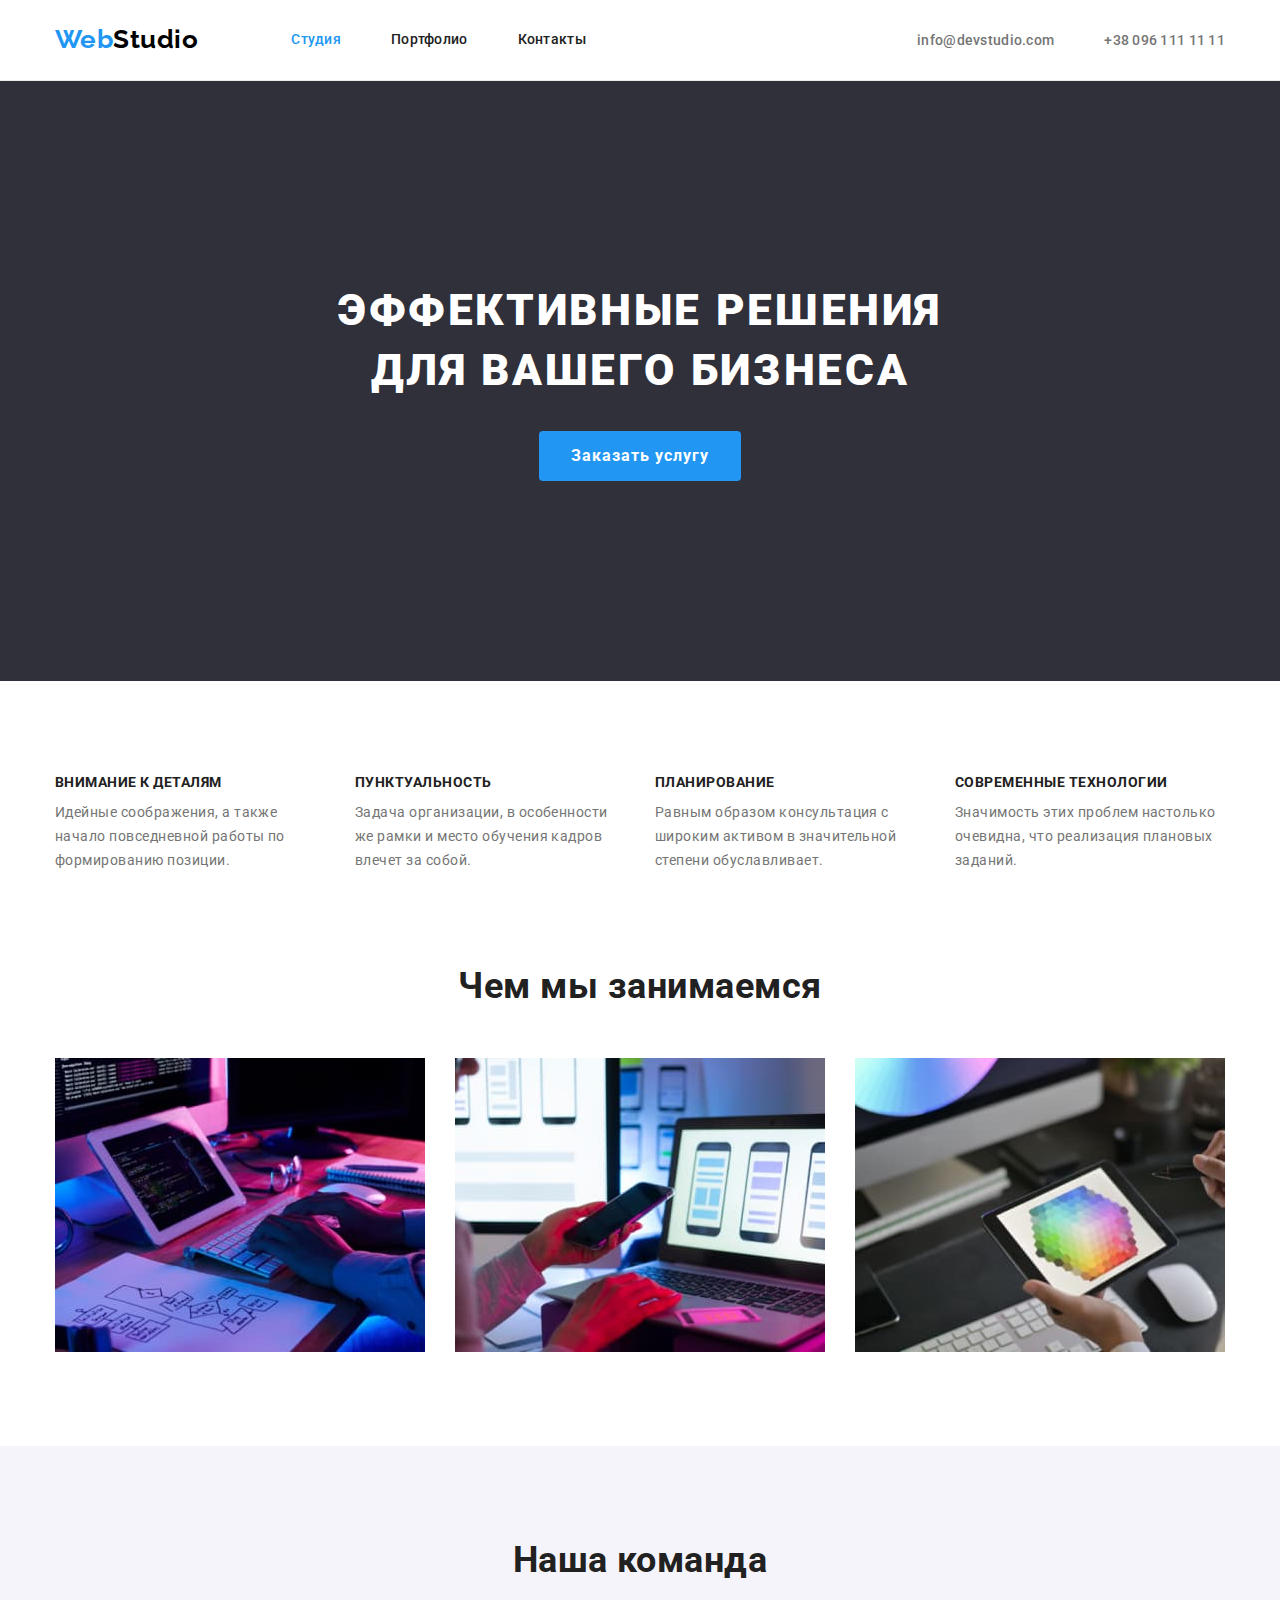
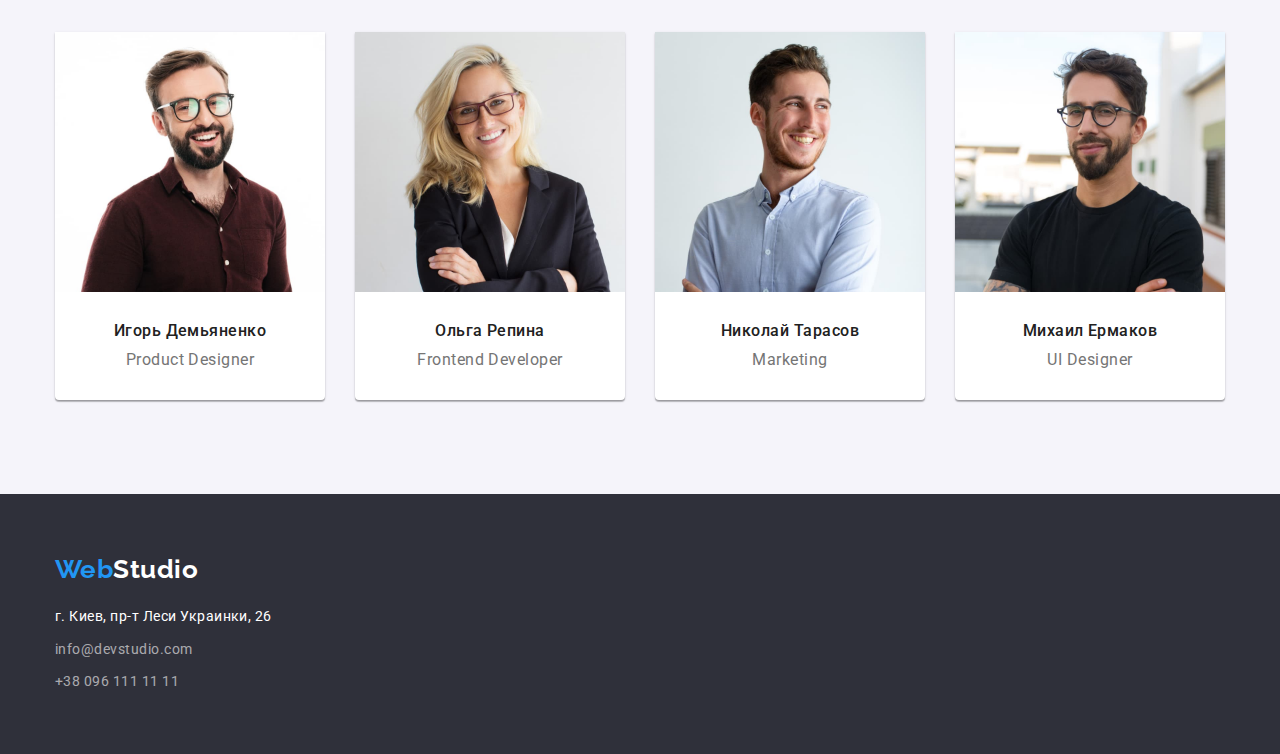
<file: index.html>
<!DOCTYPE html>
<html lang="ru">
<head>
    <meta charset="UTF-8">
    <meta http-equiv="X-UA-Compatible" content="IE=edge">
    <meta name="viewport" content="width=device-width, initial-scale=1.0">
    <title>WebStudio</title>
    <link rel="preconnect" href="https://fonts.googleapis.com">
    <link rel="preconnect" href="https://fonts.gstatic.com" crossorigin>
    <link href="https://fonts.googleapis.com/css2?family=Raleway:wght@700&family=Roboto:wght@400;500;700;900&display=swap"
        rel="stylesheet">
        <link rel="stylesheet" href="https://cdnjs.cloudflare.com/ajax/libs/modern-normalize/1.1.0/modern-normalize.min.css">
    <link rel="stylesheet" href="./css/styles.css">
</head>
<body>
    <header>
        <div class="container main-div">
            <nav class="main-nav">
                <a href="#" class="logo">
                    <span class="logo-start">Web</span><span class="logo-end">Studio</span>
                </a>
                <ul class="site-nav">
                    <li class="item"><a href="#" class="link current">Студия</a></li>
                    <li class="item"><a href="./portfolio.html" class="link">Портфолио</a></li>
                    <li class="item"><a href="#" class="link">Контакты</a></li>
                </ul>
            </nav>
            <ul class="site-contacts">
                <li class="item"><a href="mailto:info@devstudio.com" class="contacts-link">info@devstudio.com</a></li>
                <li class="item"><a href="tel:+380961111111" class="contacts-link">+38 096 111 11 11</a></li>
            </ul>
        </div>
        
    </header>
    <main>
        <section class="hero section">
            <h1 class="hero-title">Эффективные решения<br>для вашего бизнеса</h1>
            <button type="button">Заказать услугу</button>
        </section>
        
            <section class="section">
                <div class="container">
                    <h2 class="section-title-none">Преимущества</h2>
                    <ul class="feature">
                        <li class="feature-list">
                            <h3 class="list">Внимание к деталям</h3>
                            <p class="text-list">Идейные соображения, а также<br>начало повседневной работы по<br>формированию позиции.</p>
                        </li>
                        <li class="feature-list">
                            <h3 class="list">Пунктуальность</h3>
                            <p class="text-list">Задача организации, в особенности<br>же рамки и место обучения кадров<br>влечет за собой.</p>
                        </li>
                        <li class="feature-list">
                            <h3 class="list">Планирование</h3>
                            <p class="text-list">Равным образом консультация с<br>широким активом в значительной<br>степени обуславливает.</p>
                        </li>
                        <li class="feature-list">
                            <h3 class="list">Современные технологии</h3>
                            <p class="text-list">Значимость этих проблем настолько<br>очевидна, что реализация плановых<br>заданий.</p>
                        </li>
                    </ul>
                </div>
            </section>
        
            <section class="section we-do">
                <div class="container">
                    <h2 class="section-title">Чем мы занимаемся</h2>
                    <ul class="section-list">
                        <li class="section-img"><img src="./images/box1.jpg" width="370" alt="Работаем с ПК"></li>
                        <li class="section-img"><img src="./images/box2.jpg" width="370" alt="Работаем с смартфона"></li>
                        <li class="section-img"><img src="./images/box3.jpg" width="370" alt="Работаем с графикой"></li>
                    </ul>
                </div>
            </section>
        
            <section class="section our-team">
                <div class="container">
                    <h2 class="section-title">Наша команда</h2>
                    <ul class="worker-list">
                        <li class="team-list">
                            <img class="worker-photo" src="./images/img.jpg" width="270" alt="Игорь Демьяненко">
                            <h3 class="worker">Игорь Демьяненко</h3>
                            <p class="work-position">Product Designer</p>
                        </li>
                        <li class="team-list">
                            <img class="worker-photo" src="./images/img2.jpg" width="270" alt="Ольга Репина">
                            <h3 class="worker">Ольга Репина</h3>
                            <p class="work-position">Frontend Developer</p>
                        </li>
                        <li class="team-list">
                            <img class="worker-photo" src="./images/img3.jpg" width="270" alt="Николай Тарасов">
                            <h3 class="worker">Николай Тарасов</h3>
                            <p class="work-position">Marketing</p>
                        </li>
                        <li class="team-list">
                            <img class="worker-photo" src="./images/img4.jpg" width="270" alt="Михаил Ермаков">
                            <h3 class="worker">Михаил Ермаков</h3>
                            <p class="work-position">UI Designer</p>
                        </li>
                    </ul>
                </div>
            </section>
        
    </main>
    <footer>
        <div class="container">
            <a href="#" class="logo-footer">
                <span class="logo-footer-start">Web</span><span class="logo-footer-end">Studio</span>
            </a>
            <address>
                <ul class="contacts-nav">
                    <li class="footer-list">
                        <a href="#" class="place-list">г. Киев, пр-т Леси Украинки, 26</a>
                    </li>
                    <li class="footer-list">
                        <a href="mailto:info@devstudio.com " class="cont-list">info@devstudio.com</a>
                    </li>
                    <li class="footer-list">
                        <a href="tel:+380961111111" class="cont-list">+38 096 111 11 11</a>
                    </li>
                </ul>
            </address>
        </div>
    </footer>
</body>
</html>
</file>
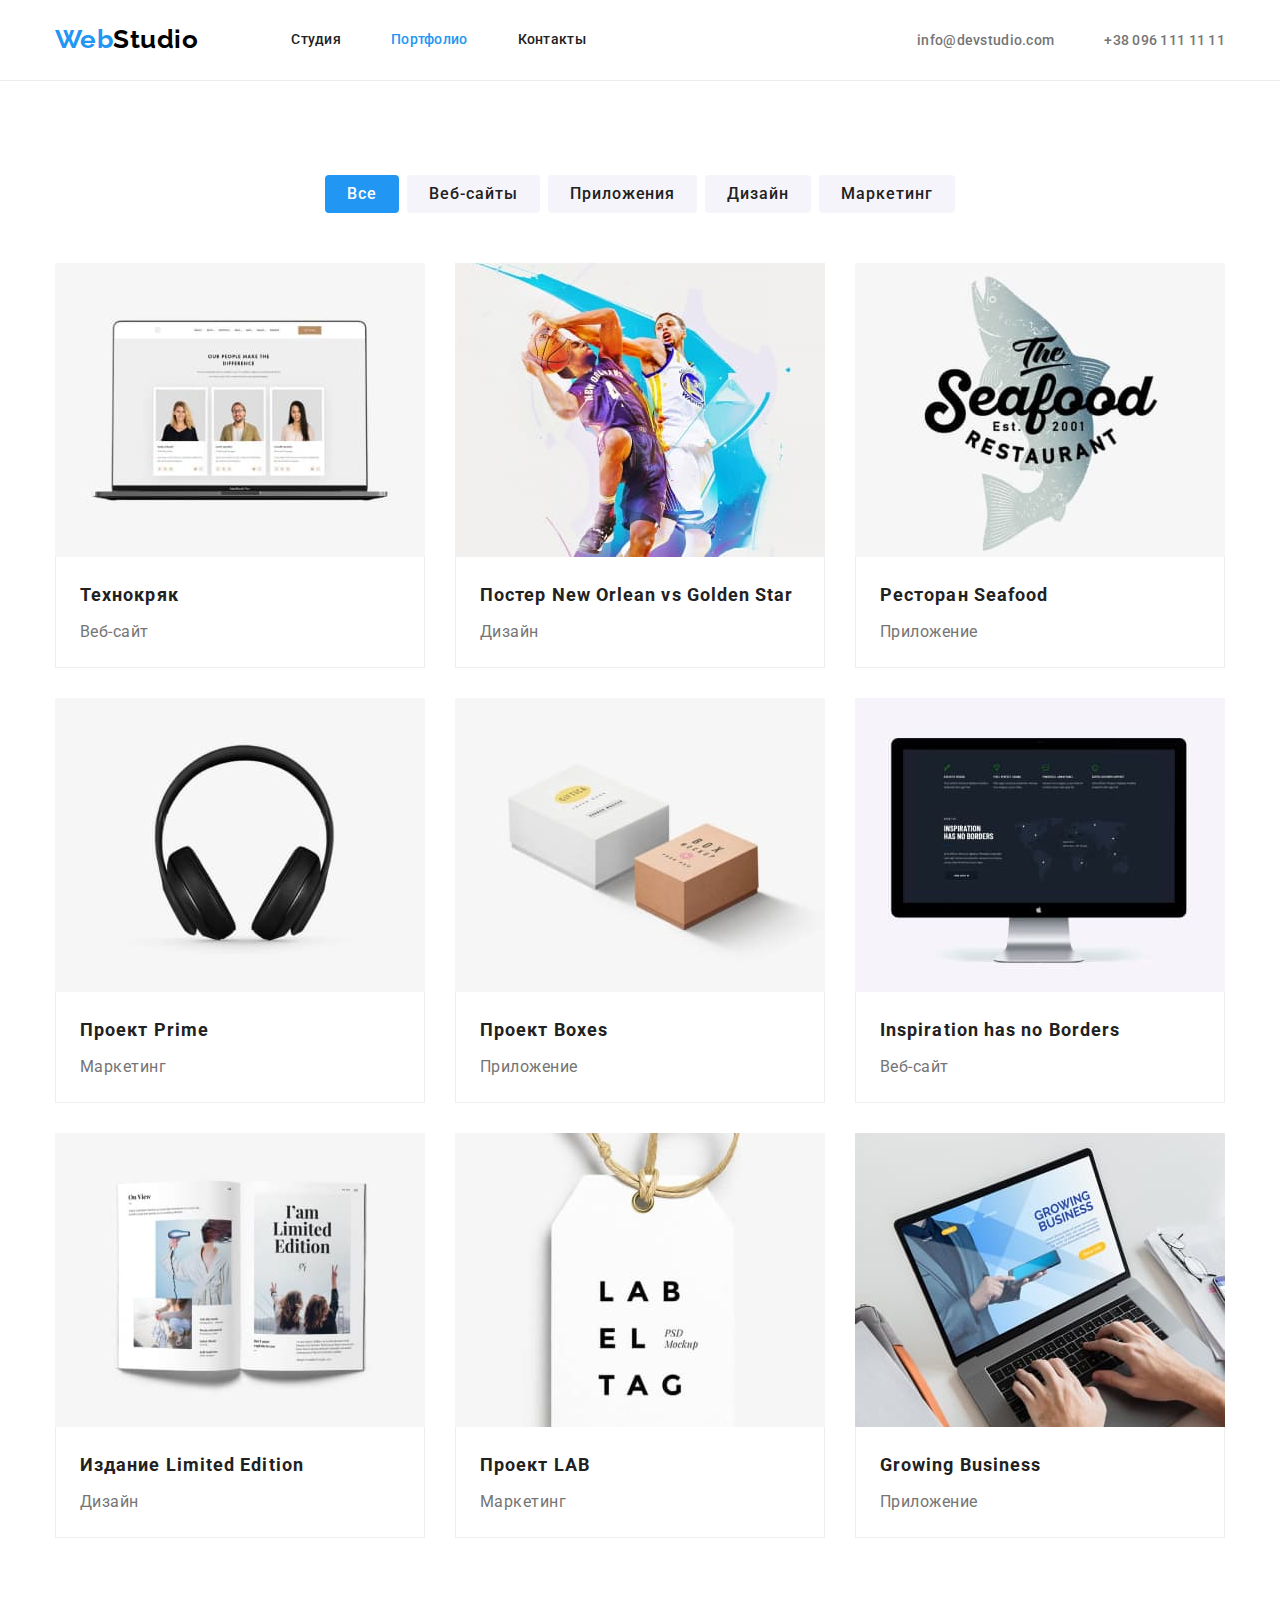
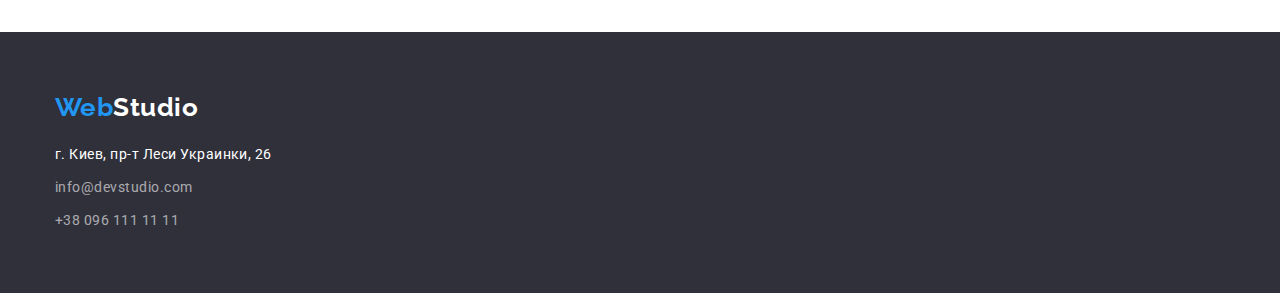
<file: portfolio.html>
<!DOCTYPE html>
<html lang="ru">
<head>
    <meta charset="UTF-8">
    <meta http-equiv="X-UA-Compatible" content="IE=edge">
    <meta name="viewport" content="width=device-width, initial-scale=1.0">
    <title>Portfolio</title>
    <link rel="preconnect" href="https://fonts.googleapis.com">
    <link rel="preconnect" href="https://fonts.gstatic.com" crossorigin>
    <link href="https://fonts.googleapis.com/css2?family=Raleway:wght@700&family=Roboto:wght@400;500;700;900&display=swap"
        rel="stylesheet">
        <link rel="stylesheet" href="https://cdnjs.cloudflare.com/ajax/libs/modern-normalize/1.1.0/modern-normalize.min.css">
    <link rel="stylesheet" href="./css/styles.css">
</head>
<body>
    <header>
        <div class="container main-div">
            <nav class="main-nav">
                <a href="#" class="logo">
                    <span class="logo-start">Web</span><span class="logo-end">Studio</span>
                </a>
                <ul class="site-nav">
                    <li class="item"><a href="./index.html" class="link">Студия</a></li>
                    <li class="item"><a href="#" class="link current">Портфолио</a></li>
                    <li class="item"><a href="#" class="link">Контакты</a></li>
                </ul>
            </nav>
            <ul class="site-contacts">
                <li class="item"><a href="mailto:info@devstudio.com" class="contacts-link">info@devstudio.com</a></li>
                <li class="item"><a href="tel:+380961111111" class="contacts-link">+38 096 111 11 11</a></li>
            </ul>
        </div>
        
    </header>

    <main>
        
            <section class="section">
                <div class="container">
                    <h1 class="section-title-none">Навигация</h1>
                    <ul class="button-nav">
                        <li class="but-link"><button type="button" class="button-list current">Все</button></li>
                        <li class="but-link"><button type="button" class="button-list">Веб-сайты</button></li>
                        <li class="but-link"><button type="button" class="button-list">Приложения</button></li>
                        <li class="but-link"><button type="button" class="button-list">Дизайн</button></li>
                        <li class="but-link"><button type="button" class="button-list">Маркетинг</button></li>
                    </ul>
                    
                    <ul class="projects">
                        <li class="project-work">
                            <img class="projects-photo" src="./images/project1.jpg" width="370" alt="Технокряк">
                            <div class="card-bottom">
                                <h2 class="project-title">Технокряк</h2>
                                <p class="project-list">Веб-сайт</p>
                            </div>
                        </li>
                        <li class="project-work">
                            <img class="projects-photo" src="./images/project2.jpg" width="370" alt="Постер New Orlean vs Golden Star">
                            <div class="card-bottom">
                                <h2 class="project-title">Постер New Orlean vs Golden Star</h2>
                                <p class="project-list">Дизайн</p>
                            </div>
                    
                        </li>
                        <li class="project-work">
                            <img class="projects-photo" src="./images/project3.jpg" width="370" alt="Ресторан Seafood">
                            <div class="card-bottom">
                                <h2 class="project-title">Ресторан Seafood</h2>
                                <p class="project-list">Приложение</p>
                            </div>
                    
                        </li>
                        <li class="project-work">
                            <img class="projects-photo" src="./images/project4.jpg" width="370" alt="Проект Prime">
                            <div class="card-bottom">
                                <h2 class="project-title">Проект Prime</h2>
                                <p class="project-list">Маркетинг</p>
                            </div>
                    
                        </li>
                        <li class="project-work">
                            <img class="projects-photo" src="./images/project5.jpg" width="370" alt="Проект Boxes">
                            <div class="card-bottom">
                                <h2 class="project-title">Проект Boxes</h2>
                                <p class="project-list">Приложение</p>
                            </div>
                    
                        </li>
                        <li class="project-work">
                            <img class="projects-photo" src="./images/project6.jpg" width="370" alt="Inspiration has no Borders">
                            <div class="card-bottom">
                                <h2 class="project-title">Inspiration has no Borders</h2>
                                <p class="project-list">Веб-сайт</p>
                            </div>
                    
                        </li>
                        <li class="project-work">
                            <img class="projects-photo" src="./images/project7.jpg" width="370" alt="Издание Limited Edition">
                            <div class="card-bottom">
                                <h2 class="project-title">Издание Limited Edition</h2>
                                <p class="project-list">Дизайн</p>
                            </div>
                    
                        </li>
                        <li class="project-work">
                            <img class="projects-photo" src="./images/project8.jpg" width="370" alt="Проект LAB">
                            <div class="card-bottom">
                                <h2 class="project-title">Проект LAB</h2>
                                <p class="project-list">Маркетинг</p>
                            </div>
                    
                        </li>
                        <li class="project-work">
                            <img class="projects-photo" src="./images/project9.jpg" width="370" alt="Growing Business">
                            <div class="card-bottom">
                                <h2 class="project-title">Growing Business</h2>
                                <p class="project-list">Приложение</p>
                            </div>
                    
                        </li>
                    </ul>
                </div>
            </section>
        
    </main>
    <footer>
        <div class="container">
            <a href="#" class="logo-footer">
                <span class="logo-footer-start">Web</span><span class="logo-footer-end">Studio</span>
            </a>
            <address>
                <ul class="contacts-nav">
                    <li class="footer-list">
                        <a href="#" class="place-list">г. Киев, пр-т Леси Украинки, 26</a>
                    </li>
                    <li class="footer-list">
                        <a href="mailto:info@devstudio.com " class="cont-list">info@devstudio.com</a>
                    </li>
                    <li class="footer-list">
                        <a href="tel:+380961111111" class="cont-list">+38 096 111 11 11</a>
                    </li>
                </ul>
            </address>
        </div>
    </footer>

</body>
</html>
</file>
<file: css/styles.css>
/* Цвет основного текста #212121; */
/* Вторичний цвет текста #757575 */
/* белый #FFFFFF */
/* акцент #2196F3 */
/* белый с прозрачностью rgba(255, 255, 255, 0.6); */
/* лого верхнее чисто черный 000000 */
/* основной фон белый #F5F4FA */
/* вторичный фон #2F303A; */

:root {
    --title-text-color: #212121;
    --acent-text-color: #2196F3;
    --secondary-text-colar: #757575;
    --black-text-color: #000000;
    --white-text-color: #FFFFFF;
    --secondary-background-color: #2F303A;
    --primery-background-color: #F5F4FA;
    --cont-list-colar: rgba(255, 255, 255, 0.6);
    --bg-buttom-colar: #188CE8;
    --br-header-colar: #ECECEC;
    --br-card-colar: #EEEEEE;
    
}

/* Normalize */

html{
    box-sizing: border-box;
}

*,
*::before,
*::after{
    box-sizing: inherit;
}









body{
    color: var(--secondary-text-colar);
    font-family: 'Roboto', sans-serif;
    letter-spacing: 0.03em;
    
}

.container{
    width: 1200px;
    margin-left: auto;
    margin-right: auto;
    padding-left: 15px;
    padding-right: 15px;
}

/* Убираю точки в списках */
ul{
    list-style: none;
    padding-left: 0;
}


/* Header */

header{
    border-bottom: 1px solid var(--br-header-colar);
}

img{
    display: block;
    max-width: 100%;
    height: auto;
}

.main-div{
    align-items: center;
    display: flex;
}

.main-nav{
    align-items: center;
    display: flex;
}

/* logo */
.logo{
    font-family: 'Raleway', sans-serif;
    text-decoration: none;
    font-weight: 700;
    font-size: 26px;
    line-height: 1.2;
}

.logo .logo-start{
    color: var(--acent-text-color);
}

.logo .logo-end{
    color: var(--black-text-color);
}

/* site nav */
.site-nav{
    margin-left: 93px;
    display: flex;
    padding: 0;
    margin-top: 0;
    margin-bottom: 0;
}


.site-nav .item:not(:last-child){
    margin-right: 50px;
}

.site-nav a{
    text-decoration: none;
}

.site-nav .link{
    display: block;
    padding-top: 32px;
    padding-bottom: 32px;
    color: var(--title-text-color);
    font-weight: 500;
    font-size: 14px;
    line-height: 1.14;
    letter-spacing: 0.02em;
}

.site-nav .link:hover,
.site-nav .link:focus{
    color: var(--acent-text-color);
}

.site-nav .link.current{
    color: var(--acent-text-color);
}

/* контакты */
.site-contacts{
    margin-left: auto;
    display: flex;
    padding: 0;

}

.site-contacts .item + .item{
    margin-left: 50px;
}

.site-contacts a{
    text-decoration: none;
}

.site-contacts .contacts-link{
    color: var(--secondary-text-colar);
    font-weight: 500;
    font-size: 14px;
    line-height: 1.14;
    letter-spacing: 0.02em;
}

.site-contacts .contacts-link:hover,
.site-contacts .contacts-link:focus{
    color: var(--acent-text-color);
}

/* hero */
.hero{
    text-align: center;
    background-color: var(--secondary-background-color);
}

.hero-title{
    margin-top: 0;
    margin-bottom: 30px;
    color: var(--white-text-color);
    font-weight: 900;
    font-size: 44px;
    line-height: 1.36;
    letter-spacing: 0.06em;
    text-transform: uppercase;
}


/* секции */
.section{
    padding-top: 94px;
    padding-bottom: 94px;
}

.hero{
    padding-top: 200px;
    padding-bottom: 200px;
}

.section-title{
    margin-top: 0;
    margin-bottom: 50px;
    color: var(--title-text-color);
    font-weight: 700;
    font-size: 36px;
    line-height: 1.16;
    text-align: center;
    text-transform: none;
}

.section.we-do{
    padding-top: 0;
}

.section-list{
    justify-content: space-between;
    display: flex;
    margin-top: 0;
    margin-bottom: 0;
    padding-left: 0;
}

.section-list .section-img:not(:last-child){
    margin-right: 30px;
}



.section-title-none{
    display: none;
}

/* features */
.list{
    margin-top: 0;
    margin-bottom: 10px;
}

.feature{
    justify-content: space-between;
    display: flex;
    margin-top: 0;
    margin-bottom: 0;
    padding-left: 0;
}

.feature .feature-list:not(:last-child){
    margin-right: 30px;
}



.feature .list{
    width: 270px;
    color: var(--title-text-color);
    font-weight: 700;
    font-size: 14px;
    line-height: 1.14;
    text-transform: uppercase;
}



.text-list{
    margin-top: 0;
    margin-bottom: 0;
    font-weight: 400;
    font-size: 14px;
    line-height: 1.7;  
}

/* workers */
.section.our-team{
   background-color: var(--primery-background-color); 
}


.worker-list{
    justify-content: space-between;
    display: flex;
    margin-top: 0;
    margin-bottom: 0;
    padding-left: 0;
    padding-right: 0;
}

.team-list{
    text-align: center;
    box-shadow: 0px 1px 3px rgba(0, 0, 0, 0.12), 0px 1px 1px rgba(0, 0, 0, 0.14), 0px 2px 1px rgba(0, 0, 0, 0.2);
    border-radius: 0px 0px 4px 4px;
    background: var(--white-text-color);
}

.worker-list .team-list:not(:last-child){
    margin-right: 30px;
    
}

.worker-photo{
    margin-bottom: 30px;
}



.worker-list .worker{
    color: var(--title-text-color);
}

.worker-photo{
    margin-bottom: 30px;
}


.worker{
    margin-top: 0;
    margin-bottom: 10px;
    font-weight: 500;
    font-size: 16px;
    line-height: 1.18;
        
}

.work-position{
    margin-top: 0;
    margin-bottom: 30px;
    font-weight: 400;
    font-size: 16px;
    line-height: 1.18; 
}

/* fotter */

footer{
    margin-top: 0;
    margin-bottom: 0;
    padding-top: 60px;
    padding-bottom: 60px;
    background-color: var(--secondary-background-color);
}

/* fotter-logo */
.logo-footer{
    font-family: 'Raleway', sans-serif;
    text-decoration: none;
    font-weight: 700;
    font-size: 26px;
    line-height: 1.2;       
}


.logo-footer .logo-footer-start{
    color: var(--acent-text-color);
}

.logo-footer .logo-footer-end{
    color: var(--white-text-color);
}

/* fotter-contacts */
.contacts-nav{
    display: inline-block;
    margin-top: 20px;
    margin-bottom: 0;
    padding-left: 0;
}

.contacts-nav .footer-list:not(:last-child){
    margin-bottom: 9px;
}


.contacts-nav a{
    text-decoration: none;
}

.contacts-nav .place-list{
    color: var(--white-text-color);
    font-weight: 400;
    font-size: 14px;
    line-height: 1.7;   
}

.contacts-nav .place-list:hover,
.contacts-nav .place-list:focus{
    color: var(--acent-text-color);
}

.contacts-nav .cont-list{
    color: var(--cont-list-colar);
    font-weight: 400;
    font-size: 14px;
    line-height: 1.7;     
}

.contacts-nav .cont-list:hover,
.contacts-nav .cont-list:focus{
    color: var(--acent-text-color);
}

address{
    font-style: normal;
    
}

button{
    padding: 10px 32px;
    background-color: var(--acent-text-color);
    color: var(--white-text-color);
    cursor: pointer;
    font-family: inherit;
    font-weight: 700;
    font-size: 16px;
    line-height: 1.9;
    border: none;
    border-radius: 4px;
    letter-spacing: 0.06em;
}

button:hover,
button:focus{
    background-color: var(--bg-buttom-colar);
}



/* PORTFOLIO */

/* Кнопки в портфолио */
.button-nav{
    justify-content: center;
    display: flex;
    margin-top: 0;
    margin-bottom: 50px;
}



.button-nav .button-list{
    padding-left: none;
    padding: 6px 22px;
    background: var(--primery-background-color);
    color: var(--title-text-color);
    cursor: pointer;
    font-family: inherit;
    border: none;
    font-weight: 500;
    font-size: 16px;
    line-height: 1.62;
    text-align: center;
}

.but-link{
    margin-right: 8px;
}

.but-link:nth-child(5n){
    margin-right: 0;
}



.button-list:hover,
.button-list:focus{
    background-color: var(--acent-text-color);
    color: var(--white-text-color);

}

.button-list.current{
    background-color: var(--acent-text-color);
    color: var(--white-text-color);
}


/* Projects */
.container .projects{
    display: flex;
    flex-wrap: wrap;
}


.project-work{
    margin-right: 30px;
    margin-bottom: 30px;
    width: 370px;
}

.project-work:nth-child(3n){
    margin-right: 0;
}

.project-work:nth-last-child(-n + 3){
    margin-bottom: 0;
}



.projects{
    margin-top: 0;
    margin-bottom: 0;
}

.projects-photo {
    
    
    border-left: none;
    
}

.card-bottom{
    padding: 20px 24px;
    border-left: 1px solid var(--br-card-colar);
    border-right: 1px solid var(--br-card-colar);
    border-bottom: 1px solid var(--br-card-colar);
}

.project-title{
    margin-top: 0;
    margin-bottom: 4px;
    
}


.projects .project-title{
    color: var(--title-text-color);
    font-weight: 700;
    font-size: 18px;
    line-height: 2;
    letter-spacing: 0.06em;
}

.project-list{
    margin-top: 0;
    margin-bottom: 0;
    color: var(--secondary-text-colar);
    font-weight: 400;
    font-size: 16px;
    line-height: 1.88;  
}
</file>
